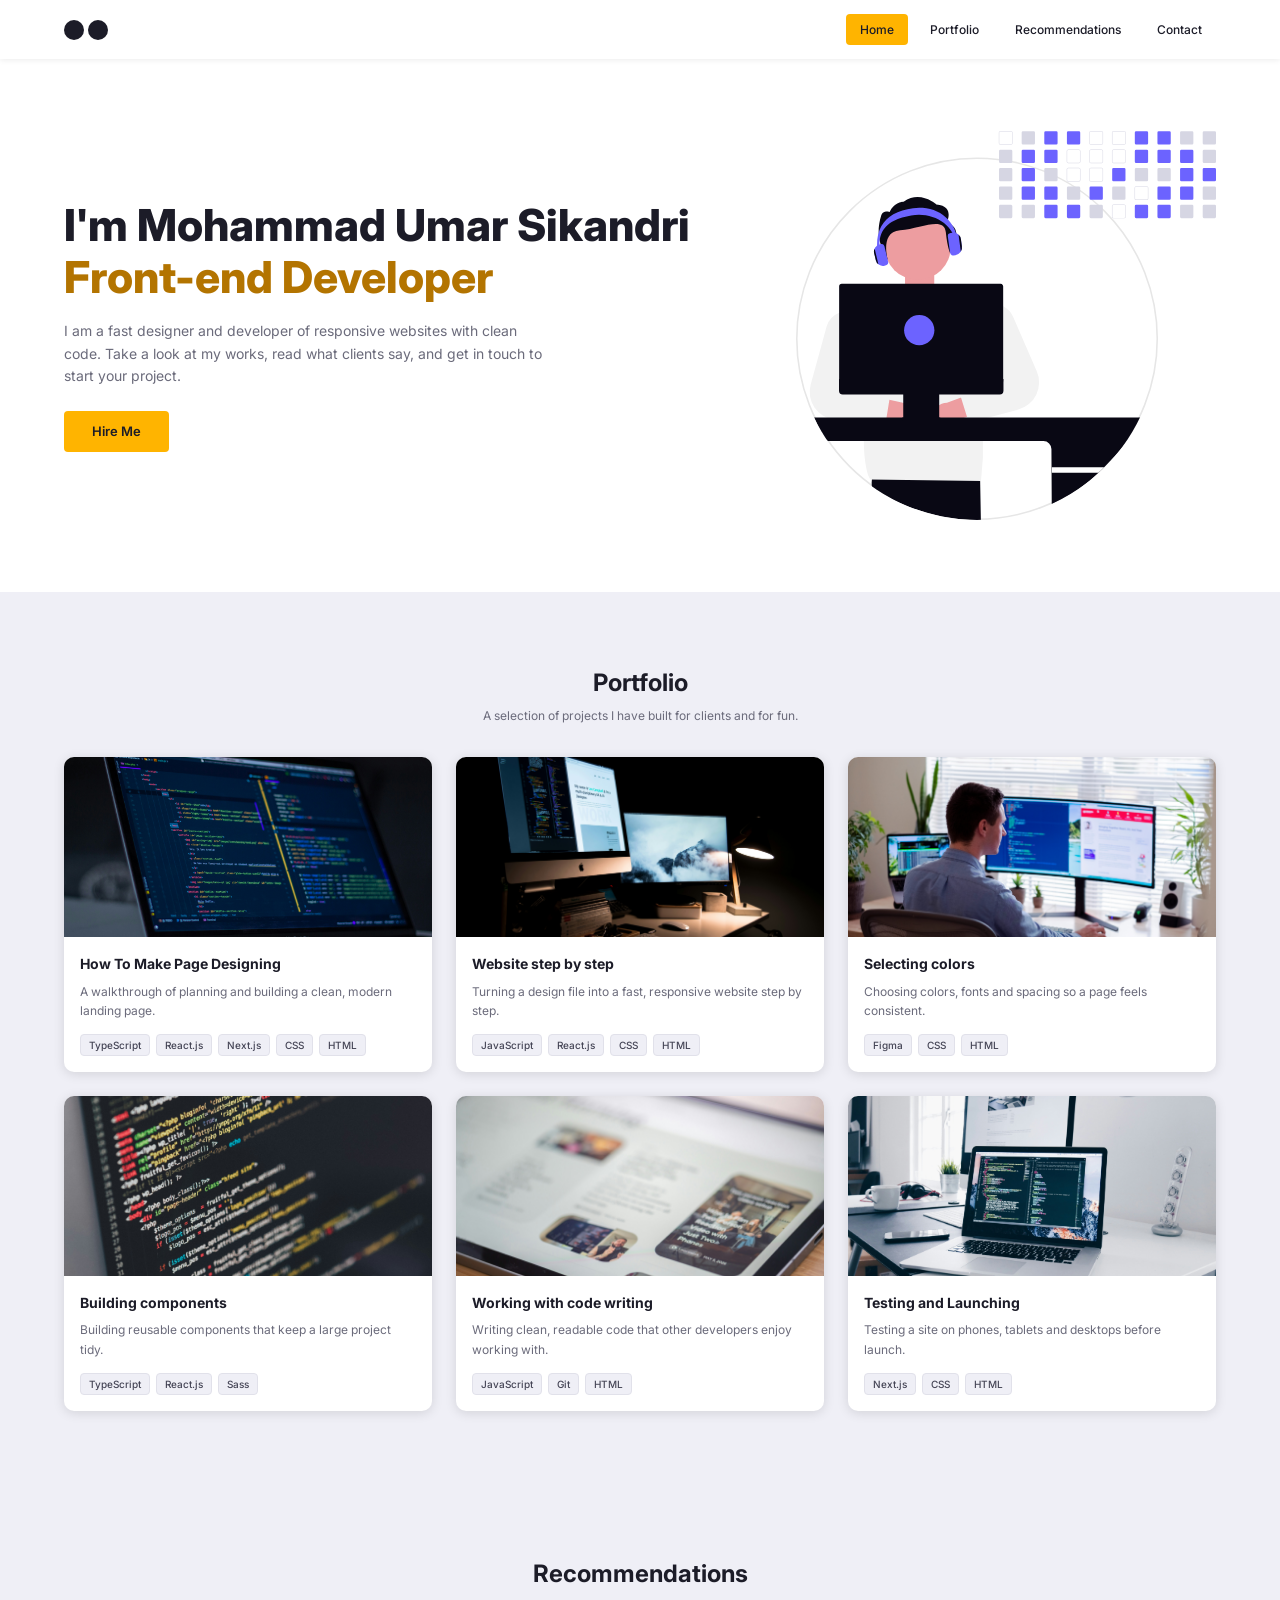
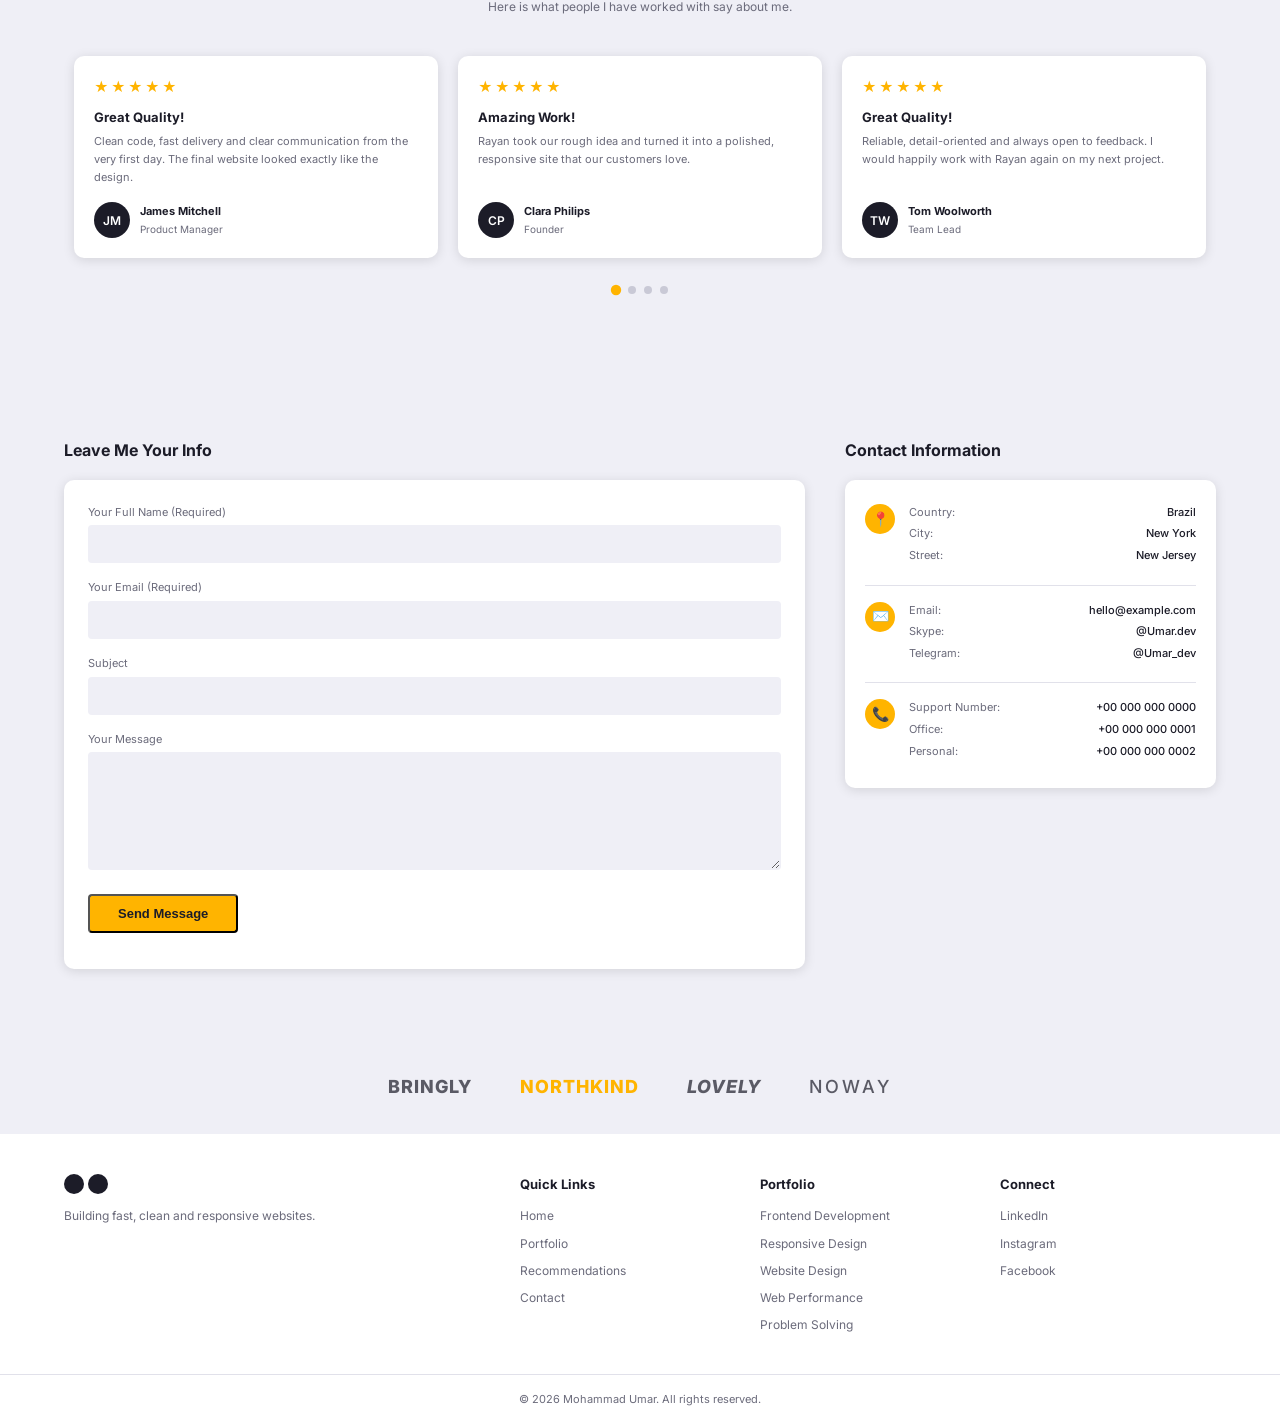
<file: portfolio/index.html>
<!DOCTYPE html>
<html lang="en">
<head>
  <meta charset="UTF-8">
  <meta name="viewport" content="width=device-width, initial-scale=1.0">
  <title>Mohammad Umar Sikandri | Front-end Developer</title>
  <link rel="preconnect" href="https://fonts.googleapis.com">
  <link href="https://fonts.googleapis.com/css2?family=Inter:wght@400;500;600;700;800&display=swap" rel="stylesheet">
  <link rel="stylesheet" href="css/style.css">
</head>
<body>
  <a href="#main-content" class="skip-link">Skip to main content</a>

  <header class="navbar">
  <div class="container navbar__inner">
    <a href="#" class="navbar__logo" aria-label="Mohammad Umar Sikandri, home">
      <span class="navbar__dot" aria-hidden="true"></span>
      <span class="navbar__dot" aria-hidden="true"></span>
    </a>

    <button class="navbar__menu-btn" aria-label="Open menu" aria-expanded="false" aria-controls="site-nav">
      <span></span>
      <span></span>
      <span></span>
    </button>

    <nav class="navbar__nav" id="site-nav" aria-label="Main navigation">
      <ul class="navbar__list">
        <li><a href="#" class="navbar__link navbar__link--active" aria-current="page">Home</a></li>
        <li><a href="#portfolio" class="navbar__link">Portfolio</a></li>
        <li><a href="#recommendations" class="navbar__link">Recommendations</a></li>
        <li><a href="#contact" class="navbar__link">Contact</a></li>
      </ul>
    </nav>
  </div>
</header>

  <main id="main-content">
    <section class="hero">
  <div class="container hero__inner">
    <div class="hero__content">
      <h1 class="hero__title">
        I'm Mohammad Umar Sikandri <span class="hero__role">Front-end Developer</span>
      </h1>
      <p class="hero__text">
        I am a fast designer and developer of responsive websites with clean code. Take a
        look at my works, read what clients say, and get in touch to start
        your project.
      </p>
      <a href="#contact" class="btn btn--primary">Hire Me</a>
    </div>

    <img
      class="hero__image"
      src="images/hero.svg"
      alt="Illustration of a developer sitting on top of a computer monitor"
    >
  </div>
</section>
<section class="portfolio" id="portfolio">
  <div class="container">
    <div class="section-header">
      <h2 class="section-header__title">Portfolio</h2>
      <p class="section-header__text">
        A selection of projects I have built for clients and for fun.
      </p>
    </div>

    <div class="portfolio__grid">
      <article class="project-card">
        <img class="project-card__image" src="images/project-1.jpg" alt="Code editor open on a laptop screen">
        <div class="project-card__body">
          <h3 class="project-card__title">How To Make Page Designing</h3>
          <p class="project-card__text">
            A walkthrough of planning and building a clean, modern landing page.
          </p>
          <ul class="tags" aria-label="Technologies used">
            <li class="tags__item">TypeScript</li>
            <li class="tags__item">React.js</li>
            <li class="tags__item">Next.js</li>
            <li class="tags__item">CSS</li>
            <li class="tags__item">HTML</li>
          </ul>
        </div>
      </article>

      <article class="project-card">
        <img class="project-card__image" src="images/project-2.jpg" alt="Developer working at a desk with two monitors">
        <div class="project-card__body">
          <h3 class="project-card__title">Website step by step</h3>
          <p class="project-card__text">
            Turning a design file into a fast, responsive website step by step.
          </p>
          <ul class="tags" aria-label="Technologies used">
            <li class="tags__item">JavaScript</li>
            <li class="tags__item">React.js</li>
            <li class="tags__item">CSS</li>
            <li class="tags__item">HTML</li>
          </ul>
        </div>
      </article>

      <article class="project-card">
        <img class="project-card__image" src="images/project-3.jpg" alt="Website layout sketched on a screen">
        <div class="project-card__body">
          <h3 class="project-card__title">Selecting colors</h3>
          <p class="project-card__text">
            Choosing colors, fonts and spacing so a page feels consistent.
          </p>
          <ul class="tags" aria-label="Technologies used">
            <li class="tags__item">Figma</li>
            <li class="tags__item">CSS</li>
            <li class="tags__item">HTML</li>
          </ul>
        </div>
      </article>

      <article class="project-card">
        <img class="project-card__image" src="images/project-4.jpg" alt="Colorful app interface mockup on a screen">
        <div class="project-card__body">
          <h3 class="project-card__title">Building components</h3>
          <p class="project-card__text">
            Building reusable components that keep a large project tidy.
          </p>
          <ul class="tags" aria-label="Technologies used">
            <li class="tags__item">TypeScript</li>
            <li class="tags__item">React.js</li>
            <li class="tags__item">Sass</li>
          </ul>
        </div>
      </article>

      <article class="project-card">
        <img class="project-card__image" src="images/project-5.jpg" alt="Lines of code on a dark screen">
        <div class="project-card__body">
          <h3 class="project-card__title">Working with code writing</h3>
          <p class="project-card__text">
            Writing clean, readable code that other developers enjoy working with.
          </p>
          <ul class="tags" aria-label="Technologies used">
            <li class="tags__item">JavaScript</li>
            <li class="tags__item">Git</li>
            <li class="tags__item">HTML</li>
          </ul>
        </div>
      </article>

      <article class="project-card">
        <img class="project-card__image" src="images/project-6.jpg" alt="Laptop showing a finished website">
        <div class="project-card__body">
          <h3 class="project-card__title">Testing and Launching</h3>
          <p class="project-card__text">
            Testing a site on phones, tablets and desktops before launch.
          </p>
          <ul class="tags" aria-label="Technologies used">
            <li class="tags__item">Next.js</li>
            <li class="tags__item">CSS</li>
            <li class="tags__item">HTML</li>
          </ul>
        </div>
      </article>
    </div>
  </div>
</section>
<section class="recommendations" id="recommendations">
  <div class="container">
    <div class="section-header">
      <h2 class="section-header__title">Recommendations</h2>
      <p class="section-header__text">
        Here is what people I have worked with say about me.
      </p>
    </div>

    <div class="carousel" aria-roledescription="carousel" aria-label="Client recommendations">
      <div class="carousel__viewport">
        <div class="carousel__track">

          <div class="carousel__slide" role="group" aria-roledescription="slide" aria-label="1 of 6">
            <figure class="review">
              <div class="review__stars" role="img" aria-label="5 out of 5 stars">★★★★★</div>
              <blockquote>
                <h3 class="review__title">Great Quality!</h3>
                <p class="review__text">
                  Clean code, fast delivery and clear communication from the
                  very first day. The final website looked exactly like the design.
                </p>
              </blockquote>
              <figcaption class="review__author">
                <span class="review__avatar" aria-hidden="true">JM</span>
                <span>
                  <span class="review__name">James Mitchell</span>
                  <span class="review__role">Product Manager</span>
                </span>
              </figcaption>
            </figure>
          </div>

          <div class="carousel__slide" role="group" aria-roledescription="slide" aria-label="2 of 6">
            <figure class="review">
              <div class="review__stars" role="img" aria-label="5 out of 5 stars">★★★★★</div>
              <blockquote>
                <h3 class="review__title">Amazing Work!</h3>
                <p class="review__text">
                  Rayan took our rough idea and turned it into a polished,
                  responsive site that our customers love.
                </p>
              </blockquote>
              <figcaption class="review__author">
                <span class="review__avatar" aria-hidden="true">CP</span>
                <span>
                  <span class="review__name">Clara Philips</span>
                  <span class="review__role">Founder</span>
                </span>
              </figcaption>
            </figure>
          </div>

          <div class="carousel__slide" role="group" aria-roledescription="slide" aria-label="3 of 6">
            <figure class="review">
              <div class="review__stars" role="img" aria-label="5 out of 5 stars">★★★★★</div>
              <blockquote>
                <h3 class="review__title">Great Quality!</h3>
                <p class="review__text">
                  Reliable, detail-oriented and always open to feedback. I would
                  happily work with Rayan again on my next project.
                </p>
              </blockquote>
              <figcaption class="review__author">
                <span class="review__avatar" aria-hidden="true">TW</span>
                <span>
                  <span class="review__name">Tom Woolworth</span>
                  <span class="review__role">Team Lead</span>
                </span>
              </figcaption>
            </figure>
          </div>

          <div class="carousel__slide" role="group" aria-roledescription="slide" aria-label="4 of 6">
            <figure class="review">
              <div class="review__stars" role="img" aria-label="5 out of 5 stars">★★★★★</div>
              <blockquote>
                <h3 class="review__title">Highly Recommended</h3>
                <p class="review__text">
                  Our site now loads quickly and works perfectly on phones.
                  Rayan solved problems before we even noticed them.
                </p>
              </blockquote>
              <figcaption class="review__author">
                <span class="review__avatar" aria-hidden="true">SK</span>
                <span>
                  <span class="review__name">Sara Khan</span>
                  <span class="review__role">Marketing Head</span>
                </span>
              </figcaption>
            </figure>
          </div>

          <div class="carousel__slide" role="group" aria-roledescription="slide" aria-label="5 of 6">
            <figure class="review">
              <div class="review__stars" role="img" aria-label="5 out of 5 stars">★★★★★</div>
              <blockquote>
                <h3 class="review__title">Excellent Service</h3>
                <p class="review__text">
                  Professional from start to finish. The project was delivered
                  on time and exceeded what we asked for.
                </p>
              </blockquote>
              <figcaption class="review__author">
                <span class="review__avatar" aria-hidden="true">DR</span>
                <span>
                  <span class="review__name">Daniel Roberts</span>
                  <span class="review__role">CEO</span>
                </span>
              </figcaption>
            </figure>
          </div>

          <div class="carousel__slide" role="group" aria-roledescription="slide" aria-label="6 of 6">
            <figure class="review">
              <div class="review__stars" role="img" aria-label="5 out of 5 stars">★★★★★</div>
              <blockquote>
                <h3 class="review__title">Great Quality!</h3>
                <p class="review__text">
                  A friendly developer who explains things simply and builds
                  things properly. Our whole team was impressed.
                </p>
              </blockquote>
              <figcaption class="review__author">
                <span class="review__avatar" aria-hidden="true">AL</span>
                <span>
                  <span class="review__name">Anna Lopez</span>
                  <span class="review__role">Designer</span>
                </span>
              </figcaption>
            </figure>
          </div>

        </div>
      </div>

      <!-- Dots are added here by JavaScript in the next step -->
      <div class="carousel__dots" role="group" aria-label="Choose a recommendation"></div>
    </div>
  </div>
</section>
<section class="contact" id="contact">
  <div class="container contact__inner">

    <div class="contact__form-wrap">
      <h2 class="contact__heading">Leave Me Your Info</h2>

      <form class="form" id="contact-form">
        <div class="form__field">
          <label class="form__label" for="name">Your Full Name (Required)</label>
          <input class="form__input" type="text" id="name" name="name" autocomplete="name" required>
        </div>

        <div class="form__field">
          <label class="form__label" for="email">Your Email (Required)</label>
          <input class="form__input" type="email" id="email" name="email" autocomplete="email" required>
        </div>

        <div class="form__field">
          <label class="form__label" for="subject">Subject</label>
          <input class="form__input" type="text" id="subject" name="subject">
        </div>

        <div class="form__field">
          <label class="form__label" for="message">Your Message</label>
          <textarea class="form__input form__textarea" id="message" name="message" rows="6"></textarea>
        </div>

        <button type="submit" class="btn btn--primary">Send Message</button>
        <p class="form__status" id="form-status" role="status" aria-live="polite"></p>
      </form>
    </div>

    <aside class="contact__info" aria-labelledby="info-heading">
      <h2 class="contact__heading" id="info-heading">Contact Information</h2>

      <div class="info-card">
        <div class="info-group">
          <span class="info-group__icon" aria-hidden="true">📍</span>
          <dl class="info-group__list">
            <div><dt>Country:</dt><dd>Brazil</dd></div>
            <div><dt>City:</dt><dd>New York</dd></div>
            <div><dt>Street:</dt><dd>New Jersey</dd></div>
          </dl>
        </div>

        <div class="info-group">
          <span class="info-group__icon" aria-hidden="true">✉️</span>
          <dl class="info-group__list">
            <div><dt>Email:</dt><dd>hello@example.com</dd></div>
            <div><dt>Skype:</dt><dd>@Umar.dev</dd></div>
            <div><dt>Telegram:</dt><dd>@Umar_dev</dd></div>
          </dl>
        </div>

        <div class="info-group">
          <span class="info-group__icon" aria-hidden="true">📞</span>
          <dl class="info-group__list">
            <div><dt>Support Number:</dt><dd>+00 000 000 0000</dd></div>
            <div><dt>Office:</dt><dd>+00 000 000 0001</dd></div>
            <div><dt>Personal:</dt><dd>+00 000 000 0002</dd></div>
          </dl>
        </div>
      </div>
    </aside>

  </div>
</section>
<section class="clients" aria-labelledby="clients-heading">
  <div class="container">
    <h2 class="visually-hidden" id="clients-heading">Companies I have worked with</h2>
    <ul class="clients__list">
      <li class="clients__item">Bringly</li>
      <li class="clients__item">NorthKind</li>
      <li class="clients__item">Lovely</li>
      <li class="clients__item">NoWay</li>
    </ul>
  </div>
</section>
  </main>
  <footer class="footer">
  <div class="container footer__inner">
    <div class="footer__brand">
      <a href="#" class="navbar__logo" aria-label="Rayan Adirdard, back to top">
        <span class="navbar__dot" aria-hidden="true"></span>
        <span class="navbar__dot" aria-hidden="true"></span>
      </a>
      <p class="footer__tagline">Building fast, clean and responsive websites.</p>
    </div>

    <nav class="footer__col" aria-label="Quick links">
      <h2 class="footer__heading">Quick Links</h2>
      <ul class="footer__list">
        <li><a href="#" class="footer__link">Home</a></li>
        <li><a href="#portfolio" class="footer__link">Portfolio</a></li>
        <li><a href="#recommendations" class="footer__link">Recommendations</a></li>
        <li><a href="#contact" class="footer__link">Contact</a></li>
      </ul>
    </nav>

    <div class="footer__col">
      <h2 class="footer__heading">Portfolio</h2>
      <ul class="footer__list">
        <li>Frontend Development</li>
        <li>Responsive Design</li>
        <li>Website Design</li>
        <li>Web Performance</li>
        <li>Problem Solving</li>
      </ul>
    </div>

    <nav class="footer__col" aria-label="Social media">
      <h2 class="footer__heading">Connect</h2>
      <ul class="footer__list">
        <li><a href="#" class="footer__link">LinkedIn</a></li>
        <li><a href="#" class="footer__link">Instagram</a></li>
        <li><a href="#" class="footer__link">Facebook</a></li>
      </ul>
    </nav>
  </div>

  <p class="footer__copy">&copy; 2026 Mohammad Umar. All rights reserved.</p>
</footer>
  <script src="js/main.js"></script>
</body>
</html>
</file>
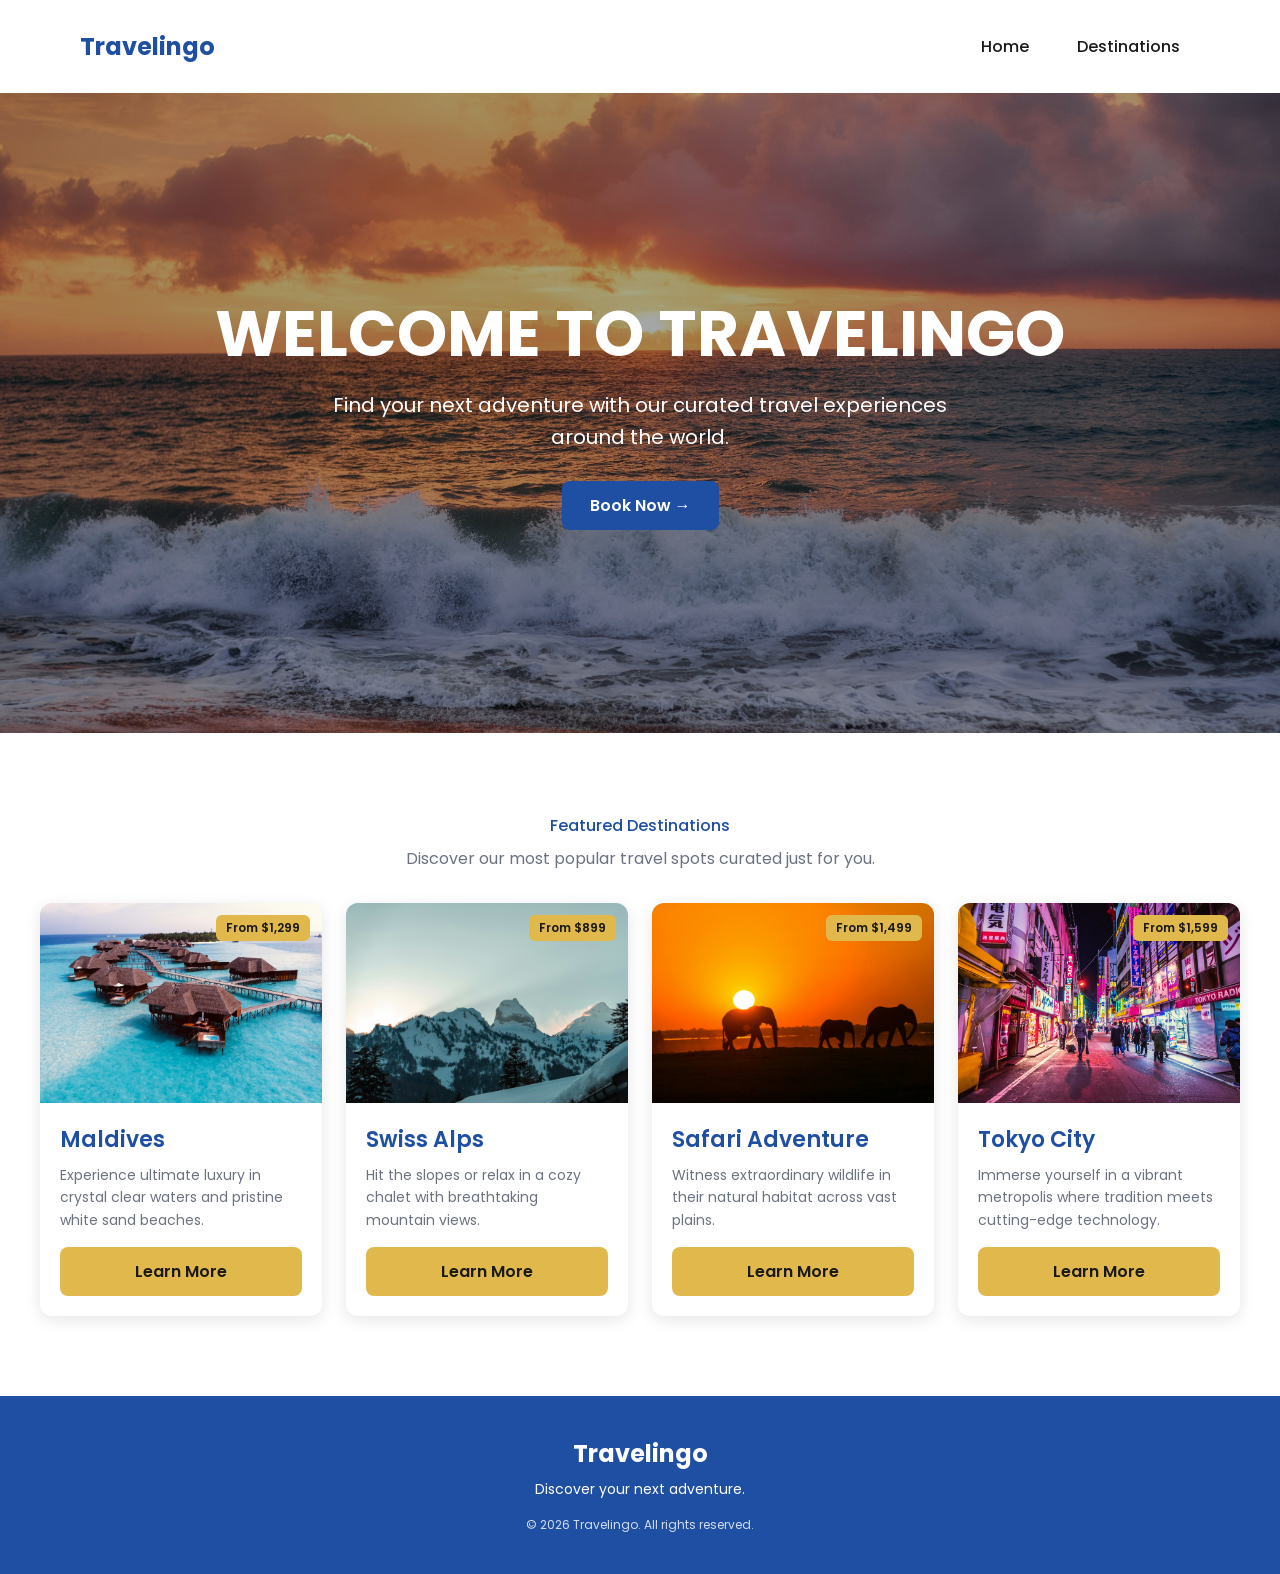
<file: wonderlust/index.html>
<!DOCTYPE html>
<html lang="en">

<head>
    <meta charset="UTF-8">
    <meta name="viewport" content="width=device-width, initial-scale=1.0">
    <title>Travelingo</title>
    <link rel="preconnect" href="https://fonts.googleapis.com">
    <link href="https://fonts.googleapis.com/css2?family=Poppins:wght@400;500;600;700&display=swap" rel="stylesheet">
    <link rel="stylesheet" href="css/style.css">
</head>

<body>
    <a href="#main-content" class="skip-link">Skip to main content</a>
    <header class="header">
  <a href="#" class="header__logo">Travelingo</a>

  <nav class="nav" id="main-nav" aria-label="Main navigation">
    <ul class="nav__list">
      <li><a href="#" class="nav__link">Home</a></li>
      <li><a href="#destinations" class="nav__link">Destinations</a></li>
    </ul>
  </nav>

  <button class="header__menu-btn" aria-label="Open menu" aria-expanded="false" aria-controls="main-nav">
    <span></span>
    <span></span>
    <span></span>
  </button>
</header>
    <main id="main-content">
        <section class="hero">
            <h1 class="hero__title">Welcome to Travelingo</h1>
            <p class="hero__text">
                Find your next adventure with our curated travel experiences around the world.
            </p>
            <a href="#destinations" class="btn btn--primary">
                Book Now <span aria-hidden="true">→</span>
            </a>
        </section>
        <section class="destinations" id="destinations">
            <h2 class="section-title">Featured Destinations</h2>
            <p class="section-subtitle">
                Discover our most popular travel spots curated just for you.
            </p>

            <div class="destinations__list">
                <article class="card">
                    <div class="card__image-wrap">
                        <img class="card__image" src="images/maldives.jpg"
                            alt="Overwater villas above turquoise water in the Maldives">
                        <span class="card__price">From $1,299</span>
                    </div>
                    <div class="card__body">
                        <h3 class="card__title">Maldives</h3>
                        <p class="card__text">
                            Experience ultimate luxury in crystal clear waters and pristine
                            white sand beaches.
                        </p>
                        <a href="#" class="btn btn--accent">Learn More</a>
                    </div>
                </article>
                <article class="card">
                    <div class="card__image-wrap">
                        <img class="card__image" src="images/swiss-alps.jpg"
                            alt="Snow-covered mountain peaks and a wooden chalet in the Swiss Alps">
                        <span class="card__price">From $899</span>
                    </div>
                    <div class="card__body">
                        <h3 class="card__title">Swiss Alps</h3>
                        <p class="card__text">
                            Hit the slopes or relax in a cozy chalet with breathtaking
                            mountain views.
                        </p>
                        <a href="#" class="btn btn--accent">Learn More</a>
                    </div>
                </article>

                <article class="card">
                    <div class="card__image-wrap">
                        <img class="card__image" src="images/safari.jpg"
                            alt="Elephants walking across the savanna at sunset">
                        <span class="card__price">From $1,499</span>
                    </div>
                    <div class="card__body">
                        <h3 class="card__title">Safari Adventure</h3>
                        <p class="card__text">
                            Witness extraordinary wildlife in their natural habitat across
                            vast plains.
                        </p>
                        <a href="#" class="btn btn--accent">Learn More</a>
                    </div>
                </article>

                <article class="card">
                    <div class="card__image-wrap">
                        <img class="card__image" src="images/tokyo.jpg"
                            alt="A busy Tokyo street lit up with neon signs at night">
                        <span class="card__price">From $1,599</span>
                    </div>
                    <div class="card__body">
                        <h3 class="card__title">Tokyo City</h3>
                        <p class="card__text">
                            Immerse yourself in a vibrant metropolis where tradition meets
                            cutting-edge technology.
                        </p>
                        <a href="#" class="btn btn--accent">Learn More</a>
                    </div>
                </article>
            </div>
        </section>
    </main>
    <footer class="footer">
  <p class="footer__logo">Travelingo</p>
  <p class="footer__text">Discover your next adventure.</p>
  <p class="footer__copy">&copy; 2026 Travelingo. All rights reserved.</p>
</footer>
      <script src="js/main.js"></script>
</body>
</body>

</html>
</file>
<file: portfolio/css/style.css>
/* ===== Design tokens ===== */
:root {
  --color-accent: #ffb400;    /* yellow: buttons, active link */
  --color-dark: #1c1c28;      /* headings, dark text */
  --color-text: #444455;
    --color-muted: #6b6b7b;
  --color-bg: #efeff6;        /* page background */
  --color-card: #ffffff;
  --color-border: #e1e1ea;

  --font-main: "Inter", sans-serif;

  --radius-card: 10px;
  --radius-button: 4px;
  --shadow-card: 0 2px 12px rgba(0, 0, 0, 0.12);

  --container: 1200px;
}

/* ===== Reset ===== */
* {
  margin: 0;
  padding: 0;
  box-sizing: border-box;
}

body {
  font-family: var(--font-main);
  color: var(--color-text);
  background: var(--color-bg);
  line-height: 1.6;
}

img {
  max-width: 100%;
  display: block;
}

/* Centers content and keeps it from stretching too wide */
.container {
  width: 100%;
  max-width: var(--container);
  margin: 0 auto;
  padding: 0 24px;
}

/* ===== Accessibility ===== */
.skip-link {
  position: absolute;
  top: -100px;
  left: 16px;
  background: var(--color-dark);
  color: #ffffff;
  padding: 10px 16px;
  border-radius: var(--radius-button);
  z-index: 100;
}

.skip-link:focus {
  top: 16px;
}

a:focus-visible,
button:focus-visible {
  outline: 3px solid var(--color-accent);
  outline-offset: 3px;
}

@media (prefers-reduced-motion: no-preference) {
  html {
    scroll-behavior: smooth;
  }
}

/* ===== Navbar ===== */
.navbar {
  background: var(--color-card);
  box-shadow: 0 1px 6px rgba(0, 0, 0, 0.08);
}

.navbar__inner {
  display: flex;
  justify-content: space-between;
  align-items: center;
  padding-top: 14px;
  padding-bottom: 14px;
}

.navbar__logo {
  display: flex;
  align-items: center;
  gap: 4px;
  text-decoration: none;
}

/* Two black circles, like the logo in the design */
.navbar__dot {
  width: 20px;
  height: 20px;
  border-radius: 50%;
  background: var(--color-dark);
}

.navbar__list {
  list-style: none;
  display: flex;
  align-items: center;
  gap: 8px;
}

.navbar__link {
  display: block;
  padding: 6px 14px;
  font-size: 12px;
  font-weight: 500;
  color: var(--color-dark);
  text-decoration: none;
  border-radius: var(--radius-button);
}

.navbar__link:hover {
  color: var(--color-accent);
}

/* The page you are on is shown in yellow */
.navbar__link--active {
  background: var(--color-accent);
  color: var(--color-dark);
}

.navbar__link--active:hover {
  color: var(--color-dark);
}
/* ===== Buttons ===== */
.btn {
  display: inline-block;
  padding: 10px 28px;
  border-radius: var(--radius-button);
  font-size: 13px;
  font-weight: 600;
  text-decoration: none;
  cursor: pointer;
}

.btn--primary {
  background: var(--color-accent);
  color: var(--color-dark);
}

.btn--primary:hover {
  background: #e6a200;
}

/* ===== Hero ===== */
.hero {
  background: var(--color-card);
  padding: 48px 0;
}

.hero__inner {
  display: flex;
  flex-direction: column;
  align-items: center;
  gap: 32px;
}

.hero__title {
  font-size: 32px;
  font-weight: 800;
  line-height: 1.2;
  color: var(--color-dark);
  margin-bottom: 16px;
}

.hero__role {
  display: block;
  color: #b37400;
}

.hero__text {
  font-size: 14px;
  color: var(--color-muted);
  margin-bottom: 24px;
  max-width: 480px;
}

.hero__image {
  width: 100%;
  max-width: 420px;
}

/* On wider screens, put the text on the left and the image on the right */
@media (min-width: 768px) {
  .hero {
    padding: 72px 0;
  }

  .hero__inner {
    flex-direction: row;
    justify-content: space-between;
  }

  .hero__content {
    flex: 1;
  }

  .hero__title {
    font-size: 44px;
  }

  .hero__image {
    flex: 1;
  }
}
/* ===== Section header (reused by other sections) ===== */
.section-header {
  text-align: center;
  margin-bottom: 32px;
}

.section-header__title {
  font-size: 24px;
  font-weight: 700;
  color: var(--color-dark);
}

.section-header__text {
  font-size: 12px;
  color: var(--color-muted);
  margin-top: 4px;
}

/* ===== Portfolio ===== */
.portfolio {
  padding: 48px 0;
}

.portfolio__grid {
  display: grid;
  grid-template-columns: 1fr;
  gap: 24px;
}

.project-card {
  background: var(--color-card);
  border-radius: var(--radius-card);
  box-shadow: var(--shadow-card);
  overflow: hidden;
  display: flex;
  flex-direction: column;
}

.project-card__image {
  width: 100%;
  height: 180px;
  object-fit: cover;
}

.project-card__body {
  padding: 16px;
  display: flex;
  flex-direction: column;
  flex: 1;
}

.project-card__title {
  font-size: 14px;
  font-weight: 700;
  color: var(--color-dark);
  margin-bottom: 6px;
}

.project-card__text {
  font-size: 12px;
  color: var(--color-muted);
  margin-bottom: 14px;
  flex: 1;
}

/* ===== Tags ===== */
.tags {
  list-style: none;
  display: flex;
  flex-wrap: wrap;
  gap: 6px;
}

.tags__item {
  font-size: 10px;
  font-weight: 500;
  color: var(--color-text);
  background: var(--color-bg);
  border: 1px solid var(--color-border);
  border-radius: 4px;
  padding: 2px 8px;
}

/* Tablet: 2 columns */
@media (min-width: 640px) {
  .portfolio__grid {
    grid-template-columns: repeat(2, 1fr);
  }
}

/* Desktop: 3 columns */
@media (min-width: 1024px) {
  .portfolio {
    padding: 72px 0;
  }

  .portfolio__grid {
    grid-template-columns: repeat(3, 1fr);
  }
}
/* ===== Recommendations ===== */
.recommendations {
  padding: 48px 0;
}

/* Carousel: how many slides are visible at once */
.carousel {
  --per-view: 1;
}

.carousel__viewport {
  overflow: hidden;
}

.carousel__track {
  display: flex;
  transition: transform 0.4s ease;
}

.carousel__slide {
  flex: 0 0 calc(100% / var(--per-view));
  padding: 8px 10px 16px;
}

/* Review card */
.review {
  height: 100%;
  background: var(--color-card);
  border-radius: var(--radius-card);
  box-shadow: var(--shadow-card);
  padding: 20px;
  display: flex;
  flex-direction: column;
}

.review__stars {
  color: var(--color-accent);
  font-size: 14px;
  letter-spacing: 2px;
  margin-bottom: 8px;
}

.review__title {
  font-size: 13px;
  font-weight: 700;
  color: var(--color-dark);
  margin-bottom: 6px;
}

.review__text {
  font-size: 11px;
  color: var(--color-muted);
  margin-bottom: 16px;
}

blockquote {
  flex: 1;
}

.review__author {
  display: flex;
  align-items: center;
  gap: 10px;
}

.review__avatar {
  width: 36px;
  height: 36px;
  border-radius: 50%;
  background: var(--color-dark);
  color: #ffffff;
  font-size: 12px;
  font-weight: 600;
  display: flex;
  align-items: center;
  justify-content: center;
  flex-shrink: 0;
}

.review__name {
  display: block;
  font-size: 11px;
  font-weight: 700;
  color: var(--color-dark);
}

.review__role {
  display: block;
  font-size: 10px;
  color: var(--color-muted);
}

/* Dots */
.carousel__dots {
  display: flex;
  justify-content: center;
  gap: 8px;
  margin-top: 12px;
}

.carousel__dot {
  width: 8px;
  height: 8px;
  border: none;
  border-radius: 50%;
  background: #c9c9d6;
  cursor: pointer;
  padding: 0;
}

/* The active slide's dot is highlighted */
.carousel__dot.is-active {
  background: var(--color-accent);
  transform: scale(1.3);
}

/* Tablet: show 2 cards at once */
@media (min-width: 640px) {
  .carousel {
    --per-view: 2;
  }
}

/* Desktop: show 3 cards at once */
@media (min-width: 1024px) {
  .recommendations {
    padding: 72px 0;
  }

  .carousel {
    --per-view: 3;
  }
}
/* ===== Contact ===== */
.contact {
  padding: 48px 0;
}

.contact__inner {
  display: grid;
  grid-template-columns: 1fr;
  gap: 32px;
}

.contact__heading {
  font-size: 16px;
  font-weight: 700;
  color: var(--color-dark);
  margin-bottom: 16px;
}

/* Form */
.form {
  background: var(--color-card);
  border-radius: var(--radius-card);
  box-shadow: var(--shadow-card);
  padding: 24px;
}

.form__field {
  margin-bottom: 16px;
}

.form__label {
  display: block;
  font-size: 11px;
  color: var(--color-muted);
  margin-bottom: 4px;
}

.form__input {
  width: 100%;
  font-family: inherit;
  font-size: 13px;
  color: var(--color-dark);
  background: var(--color-bg);
  border: 1px solid transparent;
  border-radius: var(--radius-button);
  padding: 10px 12px;
}

.form__input:focus {
  outline: none;
  border-color: var(--color-accent);
  background: var(--color-card);
}

.form__textarea {
  resize: vertical;
}

.form__status {
  margin-top: 12px;
  font-size: 12px;
  color: #1a7f4b;
}

/* Contact information panel */
.info-card {
  background: var(--color-card);
  border-radius: var(--radius-card);
  box-shadow: var(--shadow-card);
  padding: 8px 20px;
}

.info-group {
  display: flex;
  align-items: flex-start;
  gap: 14px;
  padding: 16px 0;
  border-bottom: 1px solid var(--color-border);
}

.info-group:last-child {
  border-bottom: none;
}

.info-group__icon {
  flex-shrink: 0;
  width: 30px;
  height: 30px;
  border-radius: 50%;
  background: var(--color-accent);
  font-size: 14px;
  display: flex;
  align-items: center;
  justify-content: center;
}

.info-group__list {
  flex: 1;
  font-size: 11px;
}

.info-group__list > div {
  display: flex;
  justify-content: space-between;
  gap: 12px;
  margin-bottom: 4px;
}

.info-group__list dt {
  color: var(--color-muted);
}

.info-group__list dd {
  color: var(--color-dark);
  font-weight: 500;
  text-align: right;
}

/* Desktop: form on the left, info on the right */
@media (min-width: 900px) {
  .contact {
    padding: 72px 0;
  }

  .contact__inner {
    grid-template-columns: 2fr 1fr;
    gap: 40px;
    align-items: start;
  }
}
/* ===== Visually hidden (for screen readers only) ===== */
.visually-hidden {
  position: absolute;
  width: 1px;
  height: 1px;
  margin: -1px;
  padding: 0;
  overflow: hidden;
  clip: rect(0, 0, 0, 0);
  white-space: nowrap;
  border: 0;
}

/* ===== Clients strip ===== */
.clients {
  padding: 32px 0;
}

.clients__list {
  list-style: none;
  display: flex;
  flex-wrap: wrap;
  justify-content: center;
  align-items: center;
  gap: 24px 48px;
}

.clients__item {
  font-size: 18px;
  font-weight: 800;
  letter-spacing: 1px;
  text-transform: uppercase;
  color: var(--color-dark);
  opacity: 0.7;
}

/* Give each text logo a slightly different look */
.clients__item:nth-child(2) {
  color: var(--color-accent);
  opacity: 1;
}

.clients__item:nth-child(3) {
  font-style: italic;
}

.clients__item:nth-child(4) {
  font-weight: 500;
  letter-spacing: 3px;
}

/* ===== Footer ===== */
.footer {
  background: var(--color-card);
  padding: 40px 0 0;
}

.footer__inner {
  display: grid;
  grid-template-columns: 1fr 1fr;
  gap: 32px 24px;
  padding-bottom: 32px;
}

.footer__brand {
  grid-column: 1 / -1;
}

.footer__tagline {
  font-size: 12px;
  color: var(--color-muted);
  margin-top: 12px;
  max-width: 260px;
}

.footer__heading {
  font-size: 13px;
  font-weight: 700;
  color: var(--color-dark);
  margin-bottom: 12px;
}

.footer__list {
  list-style: none;
  font-size: 12px;
  color: var(--color-muted);
}

.footer__list li {
  margin-bottom: 8px;
}

.footer__link {
  color: var(--color-muted);
  text-decoration: none;
}

.footer__link:hover {
  color: var(--color-dark);
  text-decoration: underline;
}

.footer__copy {
  text-align: center;
  font-size: 11px;
  color: var(--color-muted);
  padding: 16px 24px;
  border-top: 1px solid var(--color-border);
}

/* Desktop: brand on the left, three columns on the right */
@media (min-width: 768px) {
  .footer__inner {
    grid-template-columns: 2fr 1fr 1fr 1fr;
  }

  .footer__brand {
    grid-column: auto;
  }
}
/* ===== Responsive navbar ===== */
.navbar {
  position: relative;
  z-index: 20;
}

/* Hamburger button (visible on mobile) */
.navbar__menu-btn {
  display: flex;
  flex-direction: column;
  gap: 5px;
  background: none;
  border: none;
  cursor: pointer;
  padding: 8px;
}

.navbar__menu-btn span {
  width: 22px;
  height: 2px;
  background: var(--color-dark);
}

/* Mobile menu: hidden until opened */
.navbar__nav {
  display: none;
  position: absolute;
  top: 100%;
  left: 0;
  right: 0;
  background: var(--color-card);
  box-shadow: var(--shadow-card);
}

.navbar__nav.is-open {
  display: block;
}

.navbar__list {
  flex-direction: column;
  align-items: stretch;
  gap: 0;
}

.navbar__link {
  padding: 14px 24px;
  font-size: 14px;
  border-radius: 0;
}

/* Tablet and up: normal horizontal navbar, no hamburger */
@media (min-width: 768px) {
  .navbar__menu-btn {
    display: none;
  }

  .navbar__nav {
    display: block;
    position: static;
    background: none;
    box-shadow: none;
  }

  .navbar__list {
    flex-direction: row;
    align-items: center;
    gap: 8px;
  }

  .navbar__link {
    padding: 6px 14px;
    font-size: 12px;
    border-radius: var(--radius-button);
  }
}
</file>
<file: wonderlust/css/style.css>
/* ===== Design tokens (change values here, they update everywhere) ===== */
:root {
  --color-primary: #1f4fa3;   /* blue: logo, headings */
  --color-accent: #e0b84c;    /* gold: buttons, price tags */
  --color-text: #1a1a1a;
  --color-muted: #6b7280;
  --color-bg: #ffffff;

  --font-main: "Poppins", sans-serif;

  --radius-card: 12px;
  --radius-button: 8px;
  --shadow-card: 0 4px 16px rgba(0, 0, 0, 0.1);
}

/* ===== Reset ===== */
* {
  margin: 0;
  padding: 0;
  box-sizing: border-box;
}

body {
  font-family: var(--font-main);
  color: var(--color-text);
  background: var(--color-bg);
}
/* ===== Header ===== */
.header {
  position: relative;
  display: flex;
  justify-content: space-between;
  align-items: center;
  padding: 16px 20px;
  background: var(--color-bg);
}

.header__logo {
  font-size: 24px;
  font-weight: 700;
  color: var(--color-primary);
  text-decoration: none;
}

.header__menu-btn {
  display: flex;
  flex-direction: column;
  gap: 5px;
  background: none;
  border: none;
  cursor: pointer;
  padding: 8px;
}

.header__menu-btn span {
  width: 22px;
  height: 2px;
  background: var(--color-text);
}
/* ===== Buttons ===== */
.btn {
  display: inline-block;
  padding: 12px 28px;
  border-radius: var(--radius-button);
  font-weight: 600;
  font-size: 16px;
  text-decoration: none;
  cursor: pointer;
}

.btn--primary {
  background: var(--color-primary);
  color: #ffffff;
}

/* ===== Hero ===== */
.hero {
  min-height: 420px;
  padding: 60px 24px;
  display: flex;
  flex-direction: column;
  align-items: center;
  justify-content: center;
  text-align: center;
  color: #ffffff;
  background:
    linear-gradient(rgba(0, 0, 0, 0.35), rgba(0, 0, 0, 0.35)),
    url("../images/hero.jpg") center / cover no-repeat;
}

.hero__title {
  font-size: 32px;
  font-weight: 700;
  text-transform: uppercase;
  line-height: 1.2;
  margin-bottom: 16px;
}

.hero__text {
  max-width: 560px;
  font-size: 16px;
  line-height: 1.6;
  margin-bottom: 28px;
}
/* ===== Section headings ===== */
.section-title {
  font-size: 14px;
  font-weight: 500;
  color: var(--color-primary);
  text-align: center;
}

.section-subtitle {
  font-size: 14px;
  color: var(--color-muted);
  text-align: center;
  margin: 8px 0 24px;
}

/* ===== Destinations ===== */
.destinations {
  padding: 40px 20px;
}

.destinations__list {
  display: flex;
  flex-direction: column;
  gap: 24px;
}

/* ===== Card ===== */
.card {
  background: var(--color-bg);
  border-radius: var(--radius-card);
  box-shadow: var(--shadow-card);
  overflow: hidden;
}

.card__image-wrap {
  position: relative;
}

.card__image {
  display: block;
  width: 100%;
  height: 200px;
  object-fit: cover;
}

.card__price {
  position: absolute;
  top: 12px;
  right: 12px;
  background: var(--color-accent);
  color: var(--color-text);
  font-size: 12px;
  font-weight: 600;
  padding: 4px 10px;
  border-radius: 6px;
}

.card__body {
  padding: 20px;
}

.card__title {
  font-size: 22px;
  font-weight: 600;
  color: var(--color-primary);
  margin-bottom: 8px;
}

.card__text {
  font-size: 14px;
  line-height: 1.6;
  color: var(--color-muted);
  margin-bottom: 16px;
}

.btn--accent {
  display: block;
  text-align: center;
  background: var(--color-accent);
  color: var(--color-text);
}
/* ===== Mobile navigation ===== */
.nav {
  display: none;
  position: absolute;
  top: 100%;
  left: 0;
  right: 0;
  background: var(--color-bg);
  box-shadow: var(--shadow-card);
  z-index: 10;
}

.nav.is-open {
  display: block;
}

.nav__list {
  list-style: none;
}

.nav__link {
  display: block;
  padding: 14px 20px;
  color: var(--color-text);
  font-weight: 500;
  text-decoration: none;
}

.nav__link:hover,
.nav__link:focus-visible {
  color: var(--color-primary);
}
/* ===== Footer ===== */
.footer {
  background: var(--color-primary);
  color: #ffffff;
  text-align: center;
  padding: 40px 20px;
}

.footer__logo {
  font-size: 24px;
  font-weight: 700;
  margin-bottom: 8px;
}

.footer__text {
  font-size: 14px;
  margin-bottom: 16px;
}

.footer__copy {
  font-size: 12px;
  opacity: 0.8;
}

/* ===== Accessibility ===== */
/* Hidden until a keyboard user tabs to it */
.skip-link {
  position: absolute;
  top: -100px;
  left: 16px;
  background: var(--color-text);
  color: #ffffff;
  padding: 10px 16px;
  border-radius: var(--radius-button);
  z-index: 100;
}

.skip-link:focus {
  top: 16px;
}

/* Clear outline when navigating with the keyboard */
a:focus-visible,
button:focus-visible {
  outline: 3px solid var(--color-accent);
  outline-offset: 3px;
}

/* Smooth scrolling for users who haven't asked for less motion */
@media (prefers-reduced-motion: no-preference) {
  html {
    scroll-behavior: smooth;
  }
}
/* ===== Tablet: 768px and up ===== */
@media (min-width: 768px) {
  .header {
    padding: 20px 40px;
  }

  .hero {
    min-height: 520px;
  }

  .hero__title {
    font-size: 48px;
  }

  .hero__text {
    font-size: 18px;
  }

  .section-title {
    font-size: 16px;
  }

  .section-subtitle {
    font-size: 16px;
    margin-bottom: 32px;
  }

  .destinations {
    padding: 60px 40px;
  }

  /* Cards go from one column to two */
  .destinations__list {
    display: grid;
    grid-template-columns: repeat(2, 1fr);
    gap: 24px;
  }

  /* Keep the Learn More buttons lined up at the bottom of each card */
  .card {
    display: flex;
    flex-direction: column;
  }

  .card__body {
    display: flex;
    flex-direction: column;
    flex: 1;
  }

  .card__text {
    flex: 1;
  }
}

/* ===== Desktop: 1024px and up ===== */
@media (min-width: 1024px) {
  .header {
    padding: 20px 80px;
  }

  /* Hide the hamburger and show the links as a horizontal bar */
  .header__menu-btn {
    display: none;
  }

  .nav {
    display: block;
    position: static;
    background: none;
    box-shadow: none;
  }

  .nav__list {
    display: flex;
    gap: 8px;
  }

  .hero {
    min-height: 640px;
  }

  .hero__title {
    font-size: 64px;
  }

  .hero__text {
    max-width: 640px;
    font-size: 20px;
  }

  /* Keep content from stretching on very wide screens */
  .destinations {
    max-width: 1280px;
    margin: 0 auto;
    padding: 80px 40px;
  }

  .destinations__list {
    grid-template-columns: repeat(4, 1fr);
  }
}
</file>
